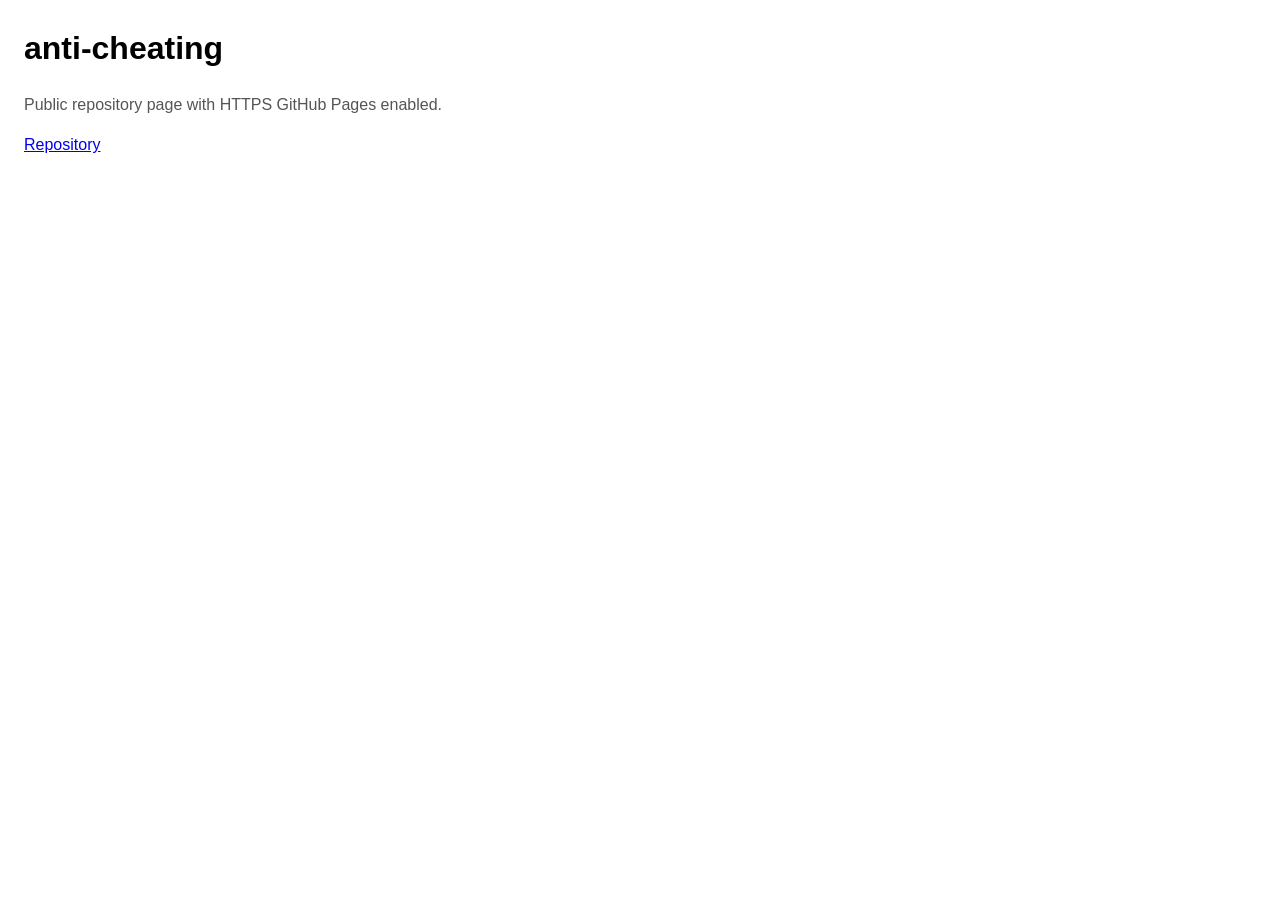
<file: site/index.html>
<!doctype html>
<html lang="en">
  <head>
    <meta charset="utf-8" />
    <meta name="viewport" content="width=device-width, initial-scale=1" />
    <title>anti-cheating</title>
    <style>
      body { font-family: Arial, sans-serif; margin: 24px; line-height: 1.5; }
      .muted { color: #555; }
    </style>
  </head>
  <body>
    <h1>anti-cheating</h1>
    <p class="muted">Public repository page with HTTPS GitHub Pages enabled.</p>
    <p><a href="https://github.com/tototofu123/anti-cheating">Repository</a></p>
  </body>
</html>
</file>
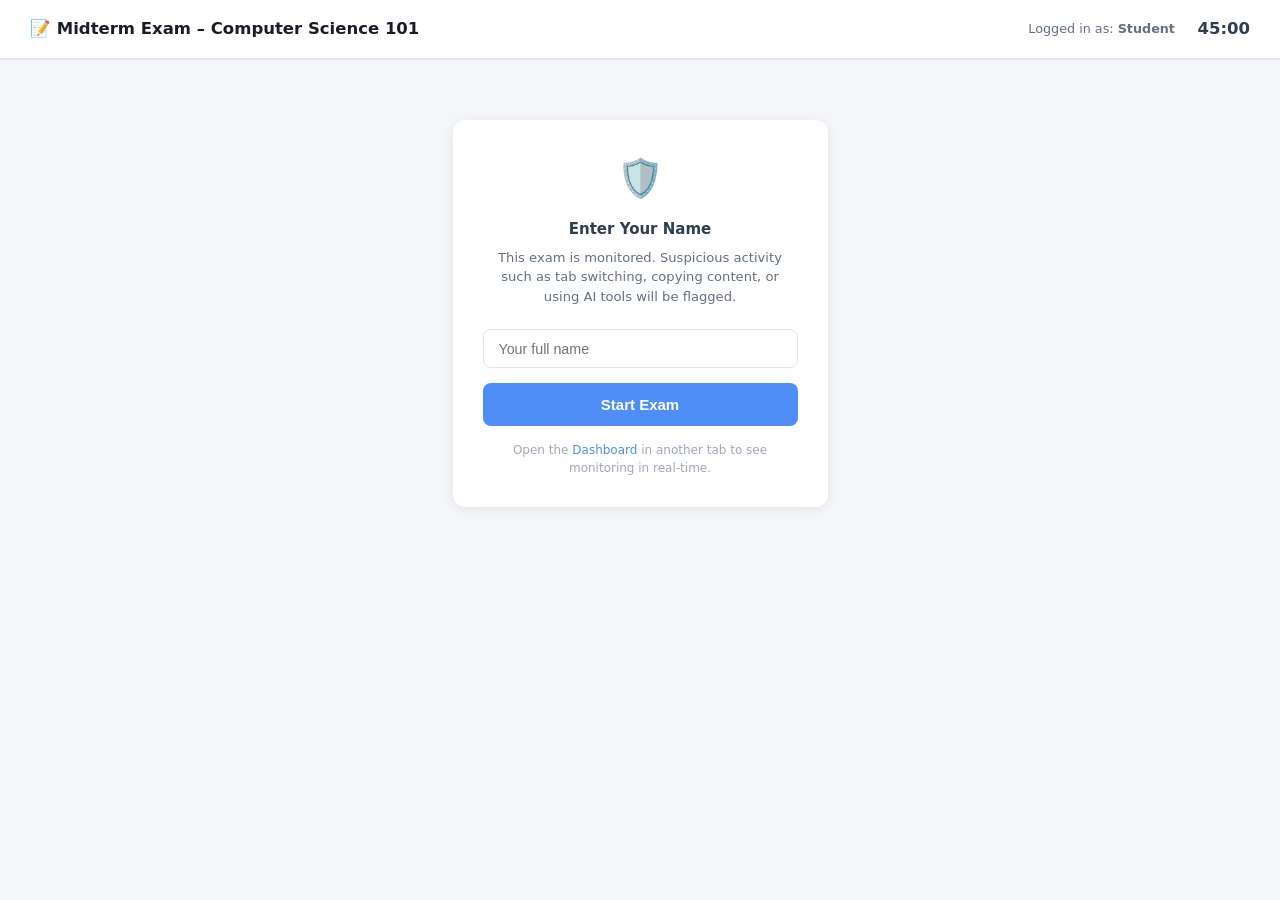
<file: exam.html>
<!DOCTYPE html>
<html lang="en">
<head>
  <meta charset="UTF-8" />
  <meta name="viewport" content="width=device-width, initial-scale=1.0" />
  <title>Exam – ExamGuard Demo</title>
  <link rel="stylesheet" href="css/style.css" />
</head>
<body class="exam-body">

<!-- Timer / header -->
<header class="exam-header">
  <h1>📝 Midterm Exam – Computer Science 101</h1>
  <div style="display:flex;align-items:center;gap:1.5rem;">
    <span style="font-size:0.85rem;color:#636e87;">Logged in as: <strong id="student-name-display">Student</strong></span>
    <div class="exam-timer" id="exam-timer">45:00</div>
  </div>
</header>

<!-- Login screen -->
<div id="login-screen" class="exam-container" style="max-width:420px;margin-top:4rem;">
  <div class="exam-card" style="text-align:center;">
    <div style="font-size:2.5rem;margin-bottom:0.75rem;">🛡️</div>
    <h2 style="margin-bottom:0.5rem;">Enter Your Name</h2>
    <p style="color:#636e87;font-size:0.875rem;margin-bottom:1.5rem;">
      This exam is monitored. Suspicious activity such as tab switching,
      copying content, or using AI tools will be flagged.
    </p>
    <input type="text" id="name-input" placeholder="Your full name"
           style="width:100%;padding:0.7rem 1rem;border:1px solid #e0e4ef;border-radius:8px;font-size:0.95rem;outline:none;margin-bottom:1rem;" />
    <button onclick="startExam()" class="exam-submit-btn">Start Exam</button>
    <p style="margin-top:1rem;font-size:0.8rem;color:#a0a8be;">
      Open the <a href="index.html">Dashboard</a> in another tab to see monitoring in real-time.
    </p>
  </div>
</div>

<!-- Exam screen (hidden until login) -->
<div id="exam-screen" style="display:none;">
  <div class="exam-container">

    <div class="exam-card">
      <h2>Section 1 – Multiple Choice</h2>
      <p style="font-size:0.85rem;color:#636e87;margin-bottom:1.25rem;">
        Choose the best answer for each question.
      </p>

      <div class="question-block">
        <div class="question-text">1. Which data structure operates on a Last-In-First-Out (LIFO) basis?</div>
        <div class="question-options">
          <label><input type="radio" name="q1" value="a" /> <span>Queue</span></label>
          <label><input type="radio" name="q1" value="b" /> <span>Stack</span></label>
          <label><input type="radio" name="q1" value="c" /> <span>Tree</span></label>
          <label><input type="radio" name="q1" value="d" /> <span>Linked List</span></label>
        </div>
      </div>

      <div class="question-block">
        <div class="question-text">2. What is the time complexity of binary search on a sorted array?</div>
        <div class="question-options">
          <label><input type="radio" name="q2" value="a" /> <span>O(n)</span></label>
          <label><input type="radio" name="q2" value="b" /> <span>O(n²)</span></label>
          <label><input type="radio" name="q2" value="c" /> <span>O(log n)</span></label>
          <label><input type="radio" name="q2" value="d" /> <span>O(1)</span></label>
        </div>
      </div>

      <div class="question-block">
        <div class="question-text">3. Which of the following is NOT a characteristic of an object-oriented programming language?</div>
        <div class="question-options">
          <label><input type="radio" name="q3" value="a" /> <span>Encapsulation</span></label>
          <label><input type="radio" name="q3" value="b" /> <span>Polymorphism</span></label>
          <label><input type="radio" name="q3" value="c" /> <span>Pointer arithmetic</span></label>
          <label><input type="radio" name="q3" value="d" /> <span>Inheritance</span></label>
        </div>
      </div>

      <div class="question-block">
        <div class="question-text">4. In a relational database, a foreign key is used to:</div>
        <div class="question-options">
          <label><input type="radio" name="q4" value="a" /> <span>Speed up queries</span></label>
          <label><input type="radio" name="q4" value="b" /> <span>Establish a link between two tables</span></label>
          <label><input type="radio" name="q4" value="c" /> <span>Encrypt data</span></label>
          <label><input type="radio" name="q4" value="d" /> <span>Delete duplicate records</span></label>
        </div>
      </div>
    </div><!-- /card -->

    <div class="exam-card">
      <h2>Section 2 – Short Answer</h2>
      <p style="font-size:0.85rem;color:#636e87;margin-bottom:1.25rem;">
        Answer in your own words. Do not copy from external sources.
      </p>

      <div class="question-block">
        <div class="question-text">5. Explain the difference between a process and a thread in an operating system. (4 marks)</div>
        <textarea class="answer-box" placeholder="Write your answer here…"></textarea>
      </div>

      <div class="question-block">
        <div class="question-text">6. Describe the key steps in the Agile software development lifecycle. (6 marks)</div>
        <textarea class="answer-box" placeholder="Write your answer here…"></textarea>
      </div>
    </div><!-- /card -->

    <div class="exam-card">
      <h2>Section 3 – Essay</h2>
      <div class="question-block">
        <div class="question-text">
          7. Discuss the ethical implications of artificial intelligence in modern society.
          Include at least three specific examples and your personal perspective. (15 marks)
        </div>
        <textarea class="answer-box" style="min-height:180px;" placeholder="Write your essay here…"></textarea>
      </div>
    </div>

    <button class="exam-submit-btn" onclick="submitExam()">Submit Exam</button>
    <p style="text-align:center;font-size:0.8rem;color:#a0a8be;margin-top:0.75rem;margin-bottom:2rem;">
      Ensure you have answered all questions before submitting.
    </p>

  </div>
</div><!-- /exam-screen -->

<!-- Monitor badge (visible during exam) -->
<div class="monitor-overlay" id="monitor-overlay" style="display:none;">
  <div class="monitor-badge">
    <div class="status-dot"></div>
    Monitoring active
  </div>
</div>

<script>
  // ── Timer ────────────────────────────────────────────────────────────────
  var EXAM_MINUTES = 45;
  var remaining    = EXAM_MINUTES * 60;
  var timerEl      = document.getElementById('exam-timer');
  var timerInterval;

  function startTimer() {
    timerInterval = setInterval(function () {
      remaining--;
      if (remaining < 0) {
        clearInterval(timerInterval);
        submitExam();
        return;
      }
      var m = Math.floor(remaining / 60);
      var s = remaining % 60;
      timerEl.textContent = pad(m) + ':' + pad(s);
      timerEl.className   = 'exam-timer' +
        (remaining < 300 ? ' danger' : remaining < 600 ? ' warning' : '');
    }, 1000);
  }

  function pad(n) { return n < 10 ? '0' + n : n; }

  // ── Login ────────────────────────────────────────────────────────────────
  function startExam() {
    var nameEl = document.getElementById('name-input');
    var name   = nameEl.value.trim();
    if (!name) { nameEl.style.borderColor = '#e74c3c'; nameEl.focus(); return; }

    localStorage.setItem('examStudentName', name);
    localStorage.removeItem('examStudentId');   // fresh ID each session

    document.getElementById('student-name-display').textContent = name;
    document.getElementById('login-screen').style.display  = 'none';
    document.getElementById('exam-screen').style.display   = 'block';
    document.getElementById('monitor-overlay').style.display = 'block';

    startTimer();
  }

  // ── Submit ───────────────────────────────────────────────────────────────
  function submitExam() {
    clearInterval(timerInterval);
    document.getElementById('exam-screen').innerHTML =
      '<div class="exam-container" style="text-align:center;padding-top:3rem;">' +
        '<div class="exam-card">' +
          '<div style="font-size:3rem;margin-bottom:0.75rem;">✅</div>' +
          '<h2 style="margin-bottom:0.5rem;">Exam Submitted</h2>' +
          '<p style="color:#636e87;font-size:0.9rem;margin-bottom:1.5rem;">Your answers have been recorded. The examiner has been notified.</p>' +
          '<a href="index.html" style="display:inline-block;padding:0.75rem 1.5rem;background:#4f8ef7;color:#fff;border-radius:8px;font-weight:600;text-decoration:none;">View Monitoring Dashboard</a>' +
        '</div>' +
      '</div>';
  }
</script>

<!-- Monitor.js loads after login so student ID is already set -->
<script src="js/monitor.js"></script>

</body>
</html>
</file>
<file: css/style.css>
/* ========== Reset & Base ========== */
*, *::before, *::after {
  box-sizing: border-box;
  margin: 0;
  padding: 0;
}

:root {
  --color-bg: #0f1117;
  --color-surface: #1a1d27;
  --color-surface-2: #23273a;
  --color-border: #2e3348;
  --color-primary: #4f8ef7;
  --color-primary-dark: #3a6fd8;
  --color-success: #2ecc71;
  --color-warning: #f39c12;
  --color-danger: #e74c3c;
  --color-danger-dark: #c0392b;
  --color-text: #e8eaf0;
  --color-text-muted: #8b91a8;
  --color-text-dim: #5a6077;
  --radius: 10px;
  --radius-sm: 6px;
  --shadow: 0 4px 24px rgba(0,0,0,0.4);
  --transition: 0.2s ease;
}

html { font-size: 15px; }

body {
  font-family: 'Segoe UI', system-ui, -apple-system, sans-serif;
  background: var(--color-bg);
  color: var(--color-text);
  min-height: 100vh;
  line-height: 1.5;
}

a { color: var(--color-primary); text-decoration: none; }
a:hover { text-decoration: underline; }

/* ========== Layout ========== */
.app-header {
  background: var(--color-surface);
  border-bottom: 1px solid var(--color-border);
  padding: 0 2rem;
  height: 60px;
  display: flex;
  align-items: center;
  justify-content: space-between;
  position: sticky;
  top: 0;
  z-index: 100;
}

.app-header .logo {
  display: flex;
  align-items: center;
  gap: 0.6rem;
  font-size: 1.1rem;
  font-weight: 700;
  color: var(--color-text);
  text-decoration: none;
}

.app-header .logo svg {
  color: var(--color-primary);
}

.header-nav {
  display: flex;
  gap: 0.5rem;
}

.header-nav a {
  padding: 0.35rem 0.9rem;
  border-radius: var(--radius-sm);
  font-size: 0.875rem;
  color: var(--color-text-muted);
  text-decoration: none;
  transition: background var(--transition), color var(--transition);
}

.header-nav a:hover,
.header-nav a.active {
  background: var(--color-surface-2);
  color: var(--color-text);
  text-decoration: none;
}

.header-status {
  display: flex;
  align-items: center;
  gap: 0.5rem;
  font-size: 0.8rem;
  color: var(--color-text-muted);
}

.status-dot {
  width: 8px;
  height: 8px;
  border-radius: 50%;
  background: var(--color-success);
  animation: pulse 2s infinite;
}

@keyframes pulse {
  0%, 100% { opacity: 1; }
  50% { opacity: 0.4; }
}

.container {
  max-width: 1400px;
  margin: 0 auto;
  padding: 1.5rem 2rem;
}

/* ========== Stats Cards ========== */
.stats-grid {
  display: grid;
  grid-template-columns: repeat(auto-fit, minmax(200px, 1fr));
  gap: 1rem;
  margin-bottom: 1.5rem;
}

.stat-card {
  background: var(--color-surface);
  border: 1px solid var(--color-border);
  border-radius: var(--radius);
  padding: 1.25rem 1.5rem;
  display: flex;
  align-items: center;
  gap: 1rem;
  transition: border-color var(--transition);
}

.stat-card:hover {
  border-color: var(--color-primary);
}

.stat-icon {
  width: 44px;
  height: 44px;
  border-radius: var(--radius-sm);
  display: flex;
  align-items: center;
  justify-content: center;
  flex-shrink: 0;
}

.stat-icon.blue   { background: rgba(79,142,247,0.15); color: var(--color-primary); }
.stat-icon.green  { background: rgba(46,204,113,0.15); color: var(--color-success); }
.stat-icon.yellow { background: rgba(243,156,18,0.15); color: var(--color-warning); }
.stat-icon.red    { background: rgba(231,76,60,0.15);  color: var(--color-danger); }

.stat-info { flex: 1; }
.stat-value {
  font-size: 1.6rem;
  font-weight: 700;
  line-height: 1;
  margin-bottom: 0.2rem;
}
.stat-label {
  font-size: 0.8rem;
  color: var(--color-text-muted);
  text-transform: uppercase;
  letter-spacing: 0.05em;
}

/* ========== Main Grid ========== */
.main-grid {
  display: grid;
  grid-template-columns: 1fr 360px;
  gap: 1rem;
}

@media (max-width: 1024px) {
  .main-grid { grid-template-columns: 1fr; }
}

/* ========== Panels / Cards ========== */
.panel {
  background: var(--color-surface);
  border: 1px solid var(--color-border);
  border-radius: var(--radius);
  overflow: hidden;
}

.panel-header {
  padding: 1rem 1.25rem;
  border-bottom: 1px solid var(--color-border);
  display: flex;
  align-items: center;
  justify-content: space-between;
  gap: 0.75rem;
}

.panel-title {
  font-size: 0.9rem;
  font-weight: 600;
  display: flex;
  align-items: center;
  gap: 0.5rem;
}

.panel-body { padding: 1.25rem; }

/* ========== Student Table ========== */
.student-table {
  width: 100%;
  border-collapse: collapse;
  font-size: 0.875rem;
}

.student-table th {
  text-align: left;
  padding: 0.6rem 0.75rem;
  color: var(--color-text-muted);
  font-weight: 600;
  text-transform: uppercase;
  letter-spacing: 0.05em;
  font-size: 0.75rem;
  border-bottom: 1px solid var(--color-border);
}

.student-table td {
  padding: 0.75rem;
  border-bottom: 1px solid var(--color-border);
  vertical-align: middle;
}

.student-table tr:last-child td { border-bottom: none; }

.student-table tbody tr {
  cursor: pointer;
  transition: background var(--transition);
}

.student-table tbody tr:hover {
  background: var(--color-surface-2);
}

.student-table tbody tr.selected {
  background: rgba(79,142,247,0.08);
  border-left: 3px solid var(--color-primary);
}

.student-name {
  display: flex;
  align-items: center;
  gap: 0.6rem;
}

.avatar {
  width: 30px;
  height: 30px;
  border-radius: 50%;
  display: flex;
  align-items: center;
  justify-content: center;
  font-size: 0.75rem;
  font-weight: 700;
  flex-shrink: 0;
}

/* ========== Risk Badge ========== */
.badge {
  display: inline-flex;
  align-items: center;
  gap: 0.3rem;
  padding: 0.2rem 0.6rem;
  border-radius: 99px;
  font-size: 0.75rem;
  font-weight: 600;
}

.badge-low    { background: rgba(46,204,113,0.15);  color: var(--color-success); }
.badge-medium { background: rgba(243,156,18,0.15);  color: var(--color-warning); }
.badge-high   { background: rgba(231,76,60,0.15);   color: var(--color-danger); }
.badge-critical { background: rgba(192,57,43,0.25); color: #ff6b6b; animation: flash 1s infinite; }

@keyframes flash {
  0%, 100% { opacity: 1; }
  50% { opacity: 0.5; }
}

/* ========== Mini Bar ========== */
.mini-bar {
  display: flex;
  gap: 2px;
  align-items: flex-end;
  height: 20px;
}

.mini-bar span {
  width: 4px;
  border-radius: 2px;
  background: var(--color-primary);
  opacity: 0.6;
  transition: height 0.3s ease;
}

/* ========== Activity Feed ========== */
.activity-feed {
  display: flex;
  flex-direction: column;
  gap: 0.1rem;
  max-height: 420px;
  overflow-y: auto;
}

.activity-feed::-webkit-scrollbar { width: 4px; }
.activity-feed::-webkit-scrollbar-track { background: transparent; }
.activity-feed::-webkit-scrollbar-thumb { background: var(--color-border); border-radius: 2px; }

.activity-item {
  display: flex;
  align-items: flex-start;
  gap: 0.75rem;
  padding: 0.6rem 0.75rem;
  border-radius: var(--radius-sm);
  font-size: 0.825rem;
  transition: background var(--transition);
  animation: slideIn 0.3s ease;
}

@keyframes slideIn {
  from { opacity: 0; transform: translateX(-8px); }
  to   { opacity: 1; transform: translateX(0); }
}

.activity-item:hover { background: var(--color-surface-2); }

.activity-icon {
  width: 28px;
  height: 28px;
  border-radius: 50%;
  display: flex;
  align-items: center;
  justify-content: center;
  flex-shrink: 0;
  font-size: 0.75rem;
}

.activity-icon.warn   { background: rgba(243,156,18,0.2);  color: var(--color-warning); }
.activity-icon.danger { background: rgba(231,76,60,0.2);   color: var(--color-danger); }
.activity-icon.info   { background: rgba(79,142,247,0.2);  color: var(--color-primary); }
.activity-icon.ok     { background: rgba(46,204,113,0.2);  color: var(--color-success); }

.activity-content { flex: 1; }
.activity-title { font-weight: 600; color: var(--color-text); }
.activity-meta  { color: var(--color-text-muted); font-size: 0.775rem; margin-top: 0.1rem; }
.activity-time  { font-size: 0.75rem; color: var(--color-text-dim); white-space: nowrap; }

/* ========== Timeline Chart Area ========== */
.chart-wrapper {
  position: relative;
  height: 220px;
}

/* ========== Student Detail Panel ========== */
.detail-panel {
  display: flex;
  flex-direction: column;
  gap: 1rem;
}

.detail-student-header {
  display: flex;
  align-items: center;
  gap: 0.75rem;
}

.detail-avatar {
  width: 44px;
  height: 44px;
  border-radius: 50%;
  font-size: 1rem;
  font-weight: 700;
  display: flex;
  align-items: center;
  justify-content: center;
}

.detail-name { font-weight: 700; font-size: 1rem; }
.detail-sub  { font-size: 0.8rem; color: var(--color-text-muted); }

.detail-stats {
  display: grid;
  grid-template-columns: 1fr 1fr;
  gap: 0.5rem;
}

.detail-stat {
  background: var(--color-surface-2);
  border-radius: var(--radius-sm);
  padding: 0.6rem 0.75rem;
  text-align: center;
}

.detail-stat-val  { font-size: 1.3rem; font-weight: 700; }
.detail-stat-lbl  { font-size: 0.72rem; color: var(--color-text-muted); text-transform: uppercase; }

.events-list {
  display: flex;
  flex-direction: column;
  gap: 0.4rem;
  max-height: 260px;
  overflow-y: auto;
}

.events-list::-webkit-scrollbar { width: 4px; }
.events-list::-webkit-scrollbar-thumb { background: var(--color-border); border-radius: 2px; }

.event-row {
  display: flex;
  align-items: center;
  gap: 0.6rem;
  font-size: 0.8rem;
  padding: 0.35rem 0.5rem;
  border-radius: var(--radius-sm);
}

.event-row:hover { background: var(--color-surface-2); }

.event-dot {
  width: 8px;
  height: 8px;
  border-radius: 50%;
  flex-shrink: 0;
}

.event-row.warn   .event-dot { background: var(--color-warning); }
.event-row.danger .event-dot { background: var(--color-danger); }
.event-row.info   .event-dot { background: var(--color-primary); }

.event-text { flex: 1; color: var(--color-text); }
.event-time { color: var(--color-text-dim); white-space: nowrap; }

/* ========== Progress / Score bar ========== */
.score-bar {
  height: 6px;
  background: var(--color-surface-2);
  border-radius: 3px;
  overflow: hidden;
  margin-top: 0.3rem;
}

.score-fill {
  height: 100%;
  border-radius: 3px;
  transition: width 0.5s ease;
}

/* ========== Filter / Toolbar ========== */
.toolbar {
  display: flex;
  align-items: center;
  gap: 0.75rem;
  flex-wrap: wrap;
}

.filter-btn {
  padding: 0.3rem 0.75rem;
  border-radius: 99px;
  border: 1px solid var(--color-border);
  background: transparent;
  color: var(--color-text-muted);
  font-size: 0.8rem;
  cursor: pointer;
  transition: all var(--transition);
}

.filter-btn:hover,
.filter-btn.active {
  background: var(--color-primary);
  border-color: var(--color-primary);
  color: #fff;
}

.search-input {
  padding: 0.35rem 0.75rem;
  border-radius: var(--radius-sm);
  border: 1px solid var(--color-border);
  background: var(--color-surface-2);
  color: var(--color-text);
  font-size: 0.875rem;
  outline: none;
  width: 180px;
  transition: border-color var(--transition);
}

.search-input:focus { border-color: var(--color-primary); }
.search-input::placeholder { color: var(--color-text-dim); }

/* ========== Heatmap ========== */
.heatmap {
  display: grid;
  grid-template-columns: repeat(24, 1fr);
  gap: 3px;
  padding: 0.5rem 0;
}

.heatmap-cell {
  height: 16px;
  border-radius: 2px;
  background: var(--color-surface-2);
  transition: background 0.3s;
}

.heatmap-labels {
  display: flex;
  justify-content: space-between;
  font-size: 0.7rem;
  color: var(--color-text-dim);
  margin-top: 0.25rem;
}

/* ========== AI Detection indicator ========== */
.ai-meter {
  display: flex;
  align-items: center;
  gap: 0.75rem;
}

.ai-ring {
  position: relative;
  width: 70px;
  height: 70px;
  flex-shrink: 0;
}

.ai-ring svg { transform: rotate(-90deg); }

.ai-ring .ring-bg   { fill: none; stroke: var(--color-surface-2); stroke-width: 6; }
.ai-ring .ring-fill { fill: none; stroke-width: 6; stroke-linecap: round; transition: stroke-dashoffset 0.6s ease; }

.ai-ring-label {
  position: absolute;
  inset: 0;
  display: flex;
  align-items: center;
  justify-content: center;
  font-size: 0.85rem;
  font-weight: 700;
}

.ai-info { flex: 1; }
.ai-info-title { font-weight: 600; font-size: 0.875rem; }
.ai-info-desc  { font-size: 0.775rem; color: var(--color-text-muted); margin-top: 0.2rem; }

/* ========== Exam page ========== */
.exam-body {
  background: #f5f6fa;
  color: #1a1d27;
  font-family: 'Segoe UI', system-ui, sans-serif;
}

.exam-header {
  background: #fff;
  border-bottom: 2px solid #e0e4ef;
  padding: 0 2rem;
  height: 60px;
  display: flex;
  align-items: center;
  justify-content: space-between;
}

.exam-header h1 {
  font-size: 1.1rem;
  font-weight: 700;
}

.exam-timer {
  font-size: 1.1rem;
  font-weight: 700;
  color: #2c3e50;
  font-variant-numeric: tabular-nums;
}

.exam-timer.warning { color: var(--color-warning); }
.exam-timer.danger  { color: var(--color-danger); }

.exam-container {
  max-width: 780px;
  margin: 2rem auto;
  padding: 0 1.5rem;
}

.exam-card {
  background: #fff;
  border-radius: 12px;
  padding: 2rem;
  box-shadow: 0 2px 12px rgba(0,0,0,0.08);
  margin-bottom: 1.5rem;
}

.exam-card h2 {
  font-size: 1rem;
  font-weight: 700;
  margin-bottom: 1rem;
  color: #2c3e50;
}

.question-block {
  margin-bottom: 1.25rem;
}

.question-text {
  font-weight: 600;
  margin-bottom: 0.6rem;
  color: #2c3e50;
}

.question-options {
  display: flex;
  flex-direction: column;
  gap: 0.4rem;
}

.question-options label {
  display: flex;
  align-items: center;
  gap: 0.6rem;
  padding: 0.5rem 0.75rem;
  border: 1px solid #e0e4ef;
  border-radius: 8px;
  cursor: pointer;
  transition: border-color 0.15s, background 0.15s;
  font-size: 0.9rem;
}

.question-options label:hover { border-color: #4f8ef7; background: #f0f5ff; }
.question-options input[type=radio]:checked + span { color: #4f8ef7; font-weight: 600; }

textarea.answer-box {
  width: 100%;
  min-height: 100px;
  border: 1px solid #e0e4ef;
  border-radius: 8px;
  padding: 0.75rem;
  font-family: inherit;
  font-size: 0.9rem;
  resize: vertical;
  outline: none;
  transition: border-color 0.15s;
}

textarea.answer-box:focus { border-color: #4f8ef7; }

.exam-submit-btn {
  display: block;
  width: 100%;
  padding: 0.85rem;
  background: #4f8ef7;
  color: #fff;
  border: none;
  border-radius: 8px;
  font-size: 1rem;
  font-weight: 600;
  cursor: pointer;
  transition: background 0.15s;
}

.exam-submit-btn:hover { background: #3a6fd8; }

/* Monitor overlay on exam page */
.monitor-overlay {
  position: fixed;
  bottom: 1.5rem;
  right: 1.5rem;
  z-index: 999;
}

.monitor-badge {
  display: flex;
  align-items: center;
  gap: 0.5rem;
  background: #1a1d27;
  color: #e8eaf0;
  padding: 0.5rem 0.9rem;
  border-radius: 99px;
  font-size: 0.8rem;
  box-shadow: 0 4px 16px rgba(0,0,0,0.3);
}

.monitor-badge .status-dot { animation: pulse 1.5s infinite; }

/* Warning toast */
.warning-toast {
  position: fixed;
  top: 80px;
  left: 50%;
  transform: translateX(-50%) translateY(-20px);
  background: #e74c3c;
  color: #fff;
  padding: 0.75rem 1.5rem;
  border-radius: 8px;
  font-weight: 600;
  font-size: 0.9rem;
  box-shadow: 0 4px 16px rgba(231,76,60,0.4);
  opacity: 0;
  transition: opacity 0.3s, transform 0.3s;
  pointer-events: none;
  z-index: 9999;
  text-align: center;
  max-width: 400px;
}

.warning-toast.show {
  opacity: 1;
  transform: translateX(-50%) translateY(0);
}

/* Blur overlay when tab is hidden (for demo, we just log it) */

/* ========== Scrollbar ========== */
::-webkit-scrollbar { width: 6px; height: 6px; }
::-webkit-scrollbar-track { background: transparent; }
::-webkit-scrollbar-thumb { background: var(--color-border); border-radius: 3px; }

/* ========== Utilities ========== */
.text-success { color: var(--color-success); }
.text-warning { color: var(--color-warning); }
.text-danger  { color: var(--color-danger); }
.text-muted   { color: var(--color-text-muted); }
.flex-center  { display: flex; align-items: center; justify-content: center; }
.gap-1        { gap: 0.25rem; }
.gap-2        { gap: 0.5rem; }
.mt-1         { margin-top: 0.5rem; }
.mt-2         { margin-top: 1rem; }
.fw-bold      { font-weight: 700; }
.fs-sm        { font-size: 0.8rem; }
</file>
